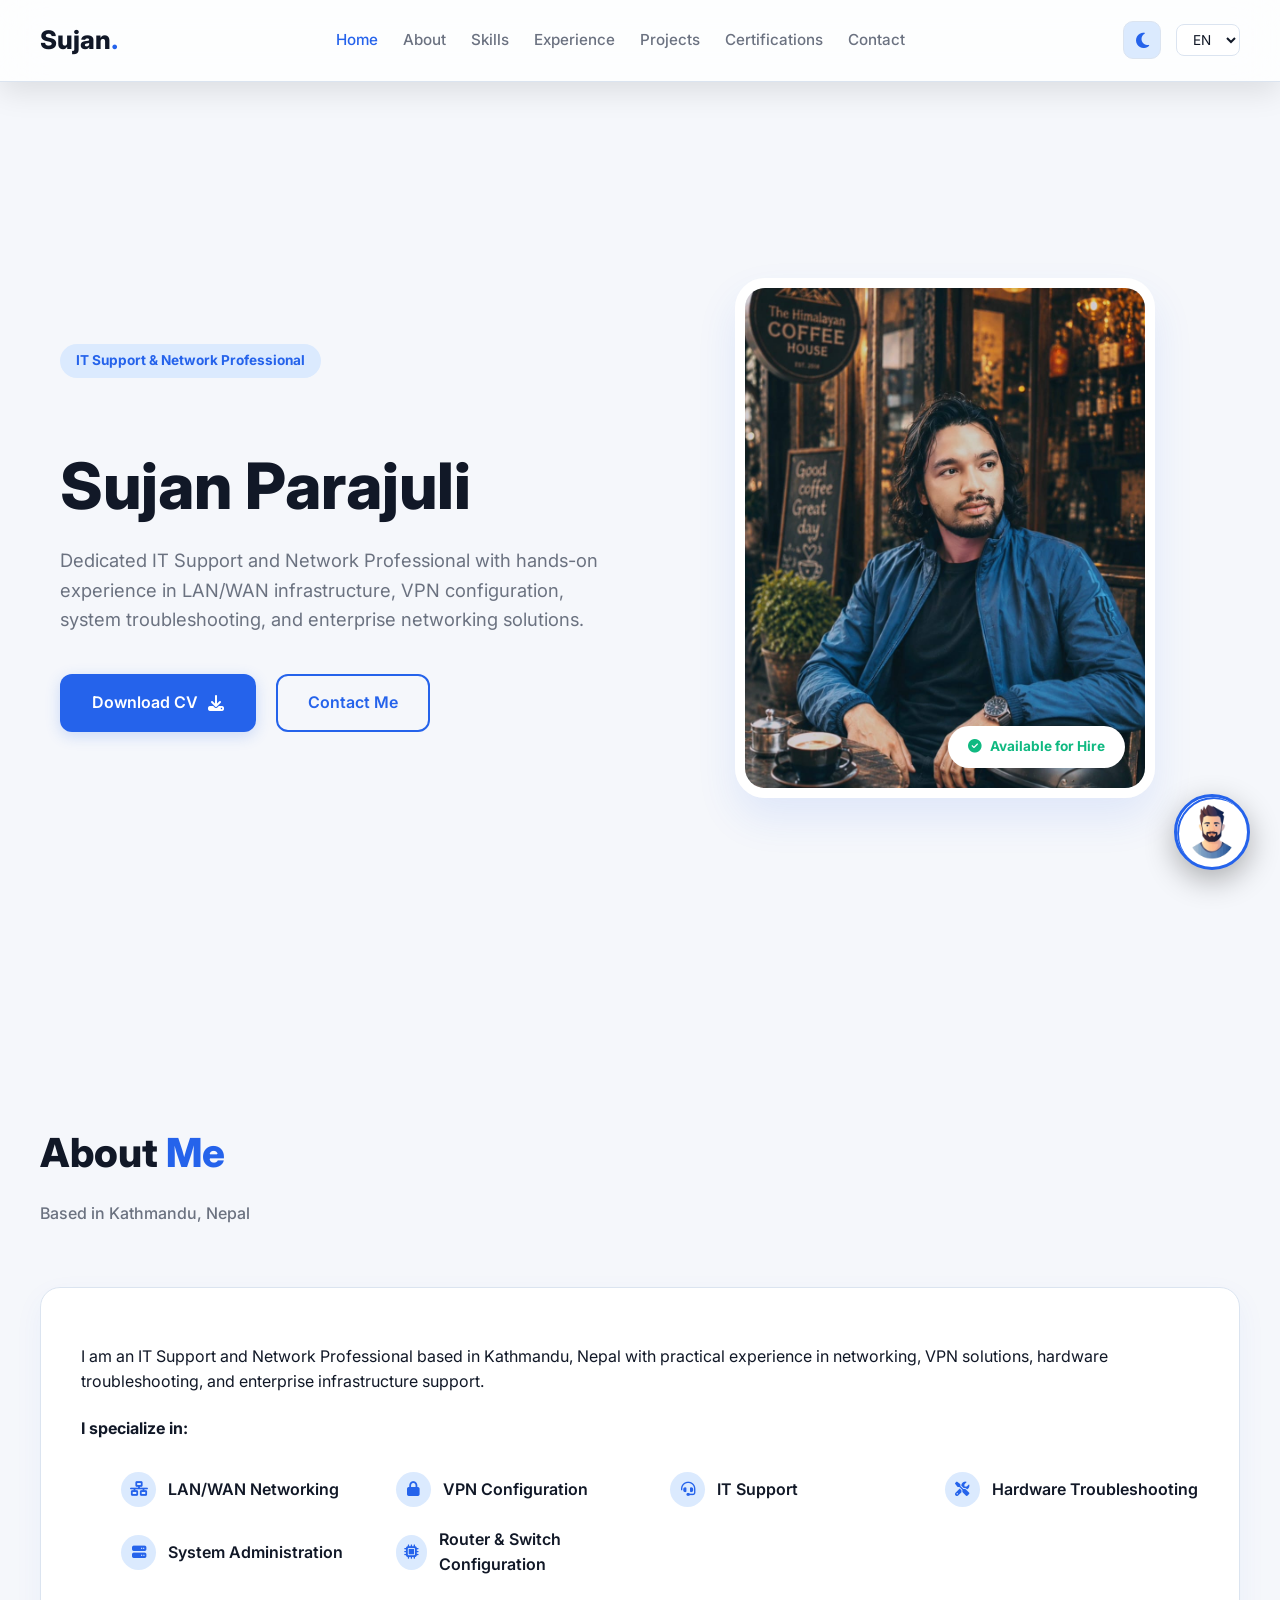
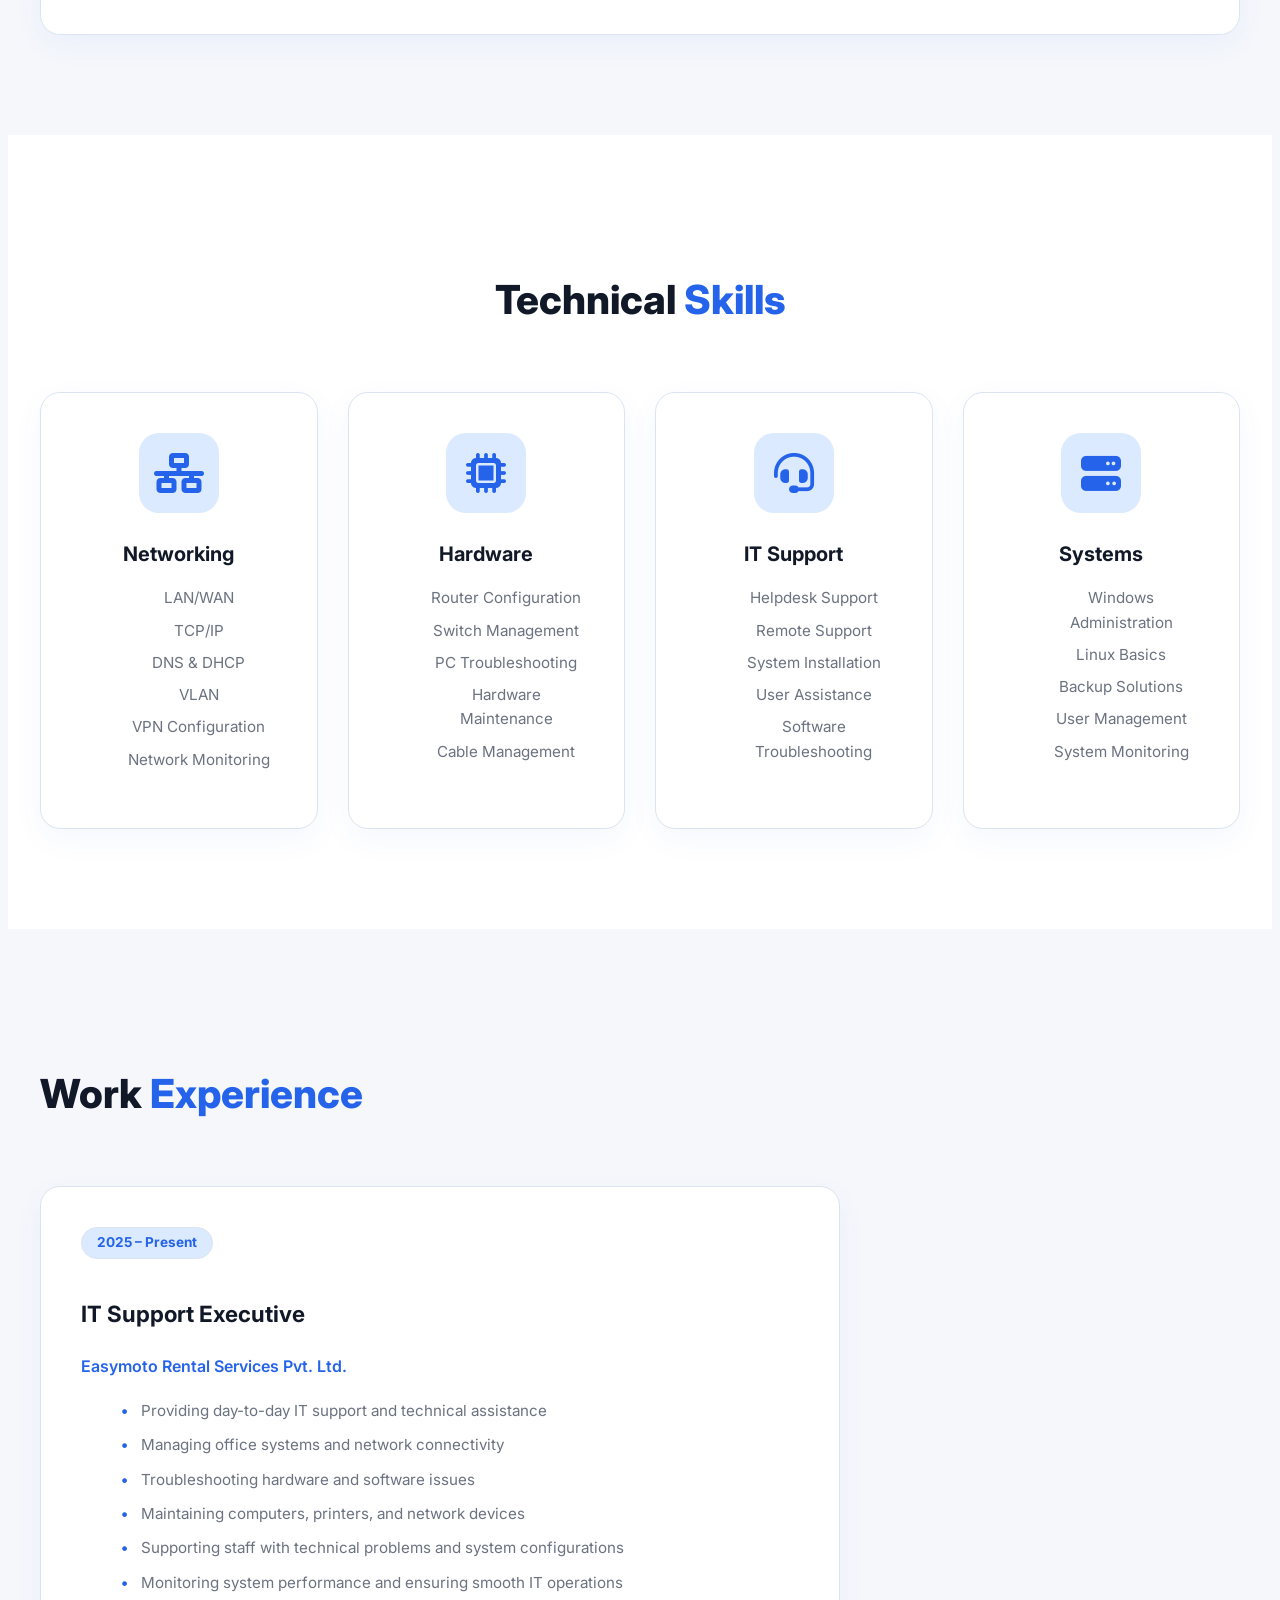
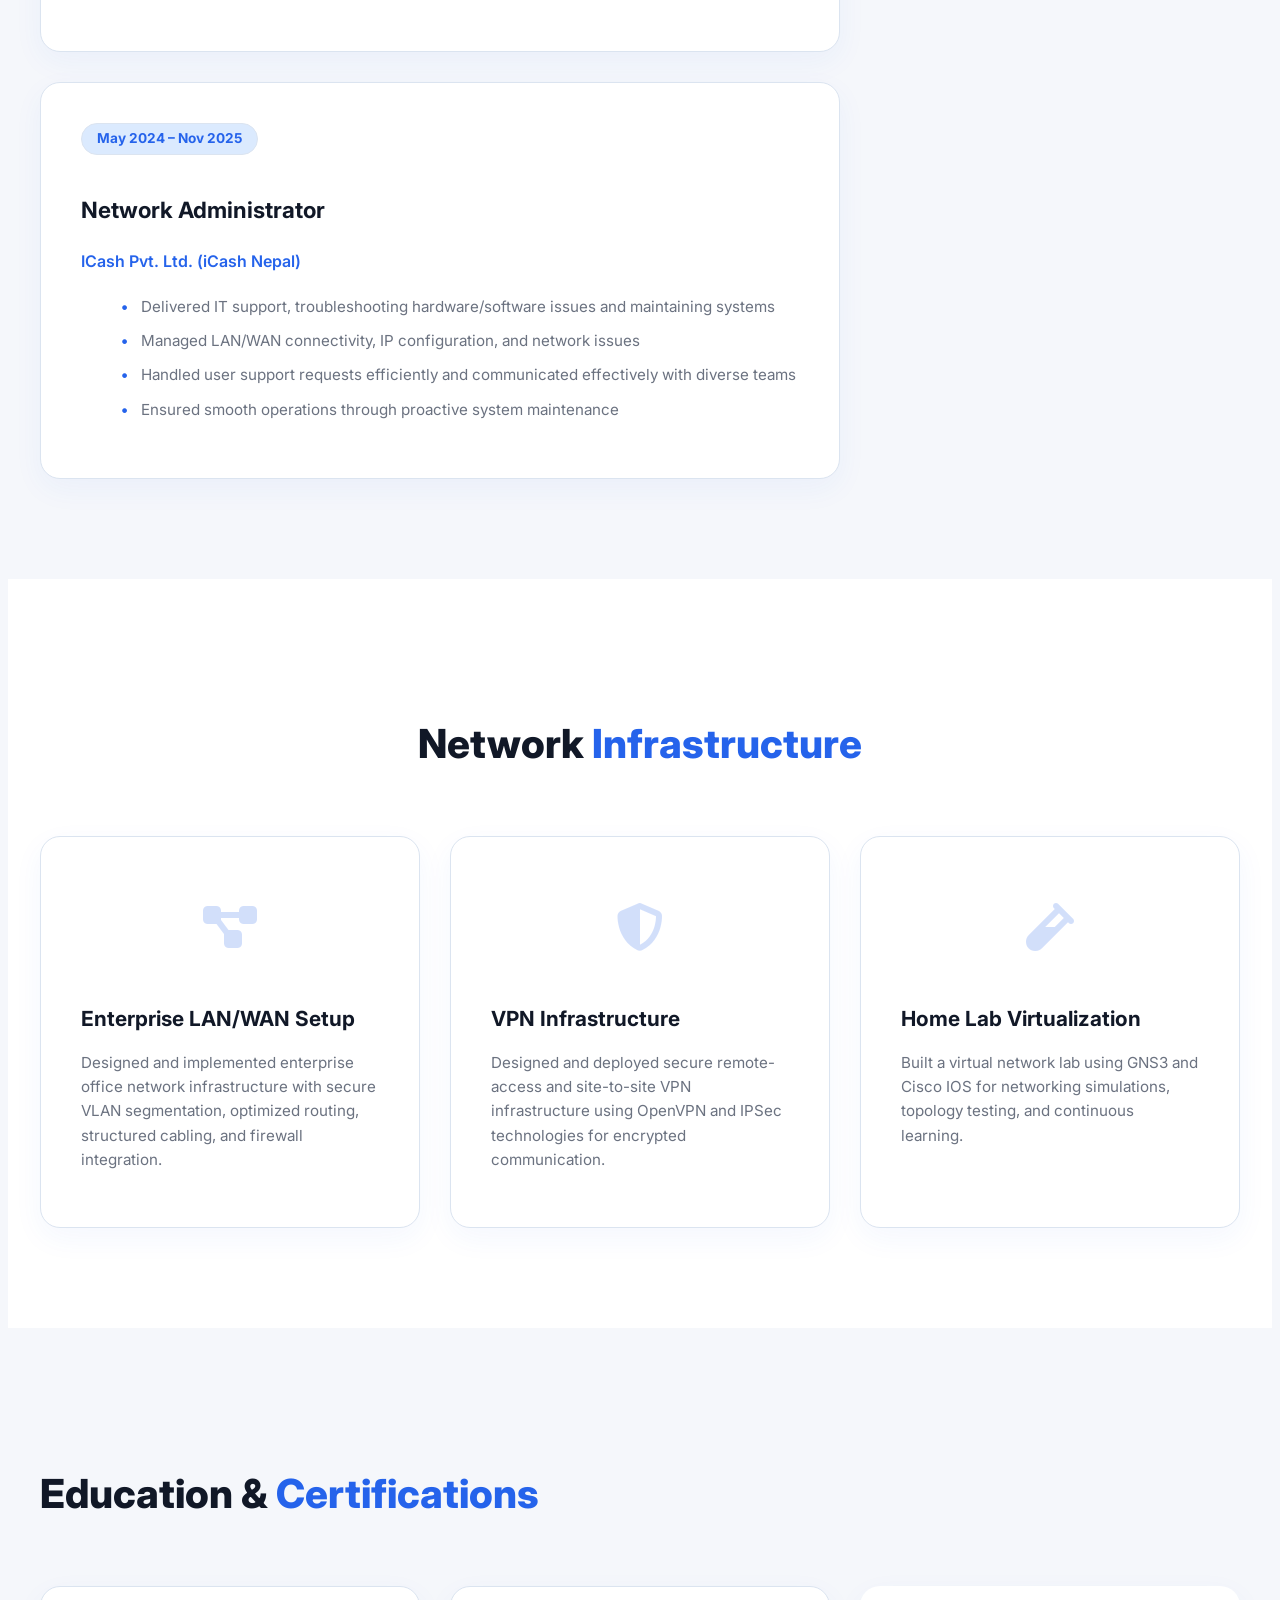
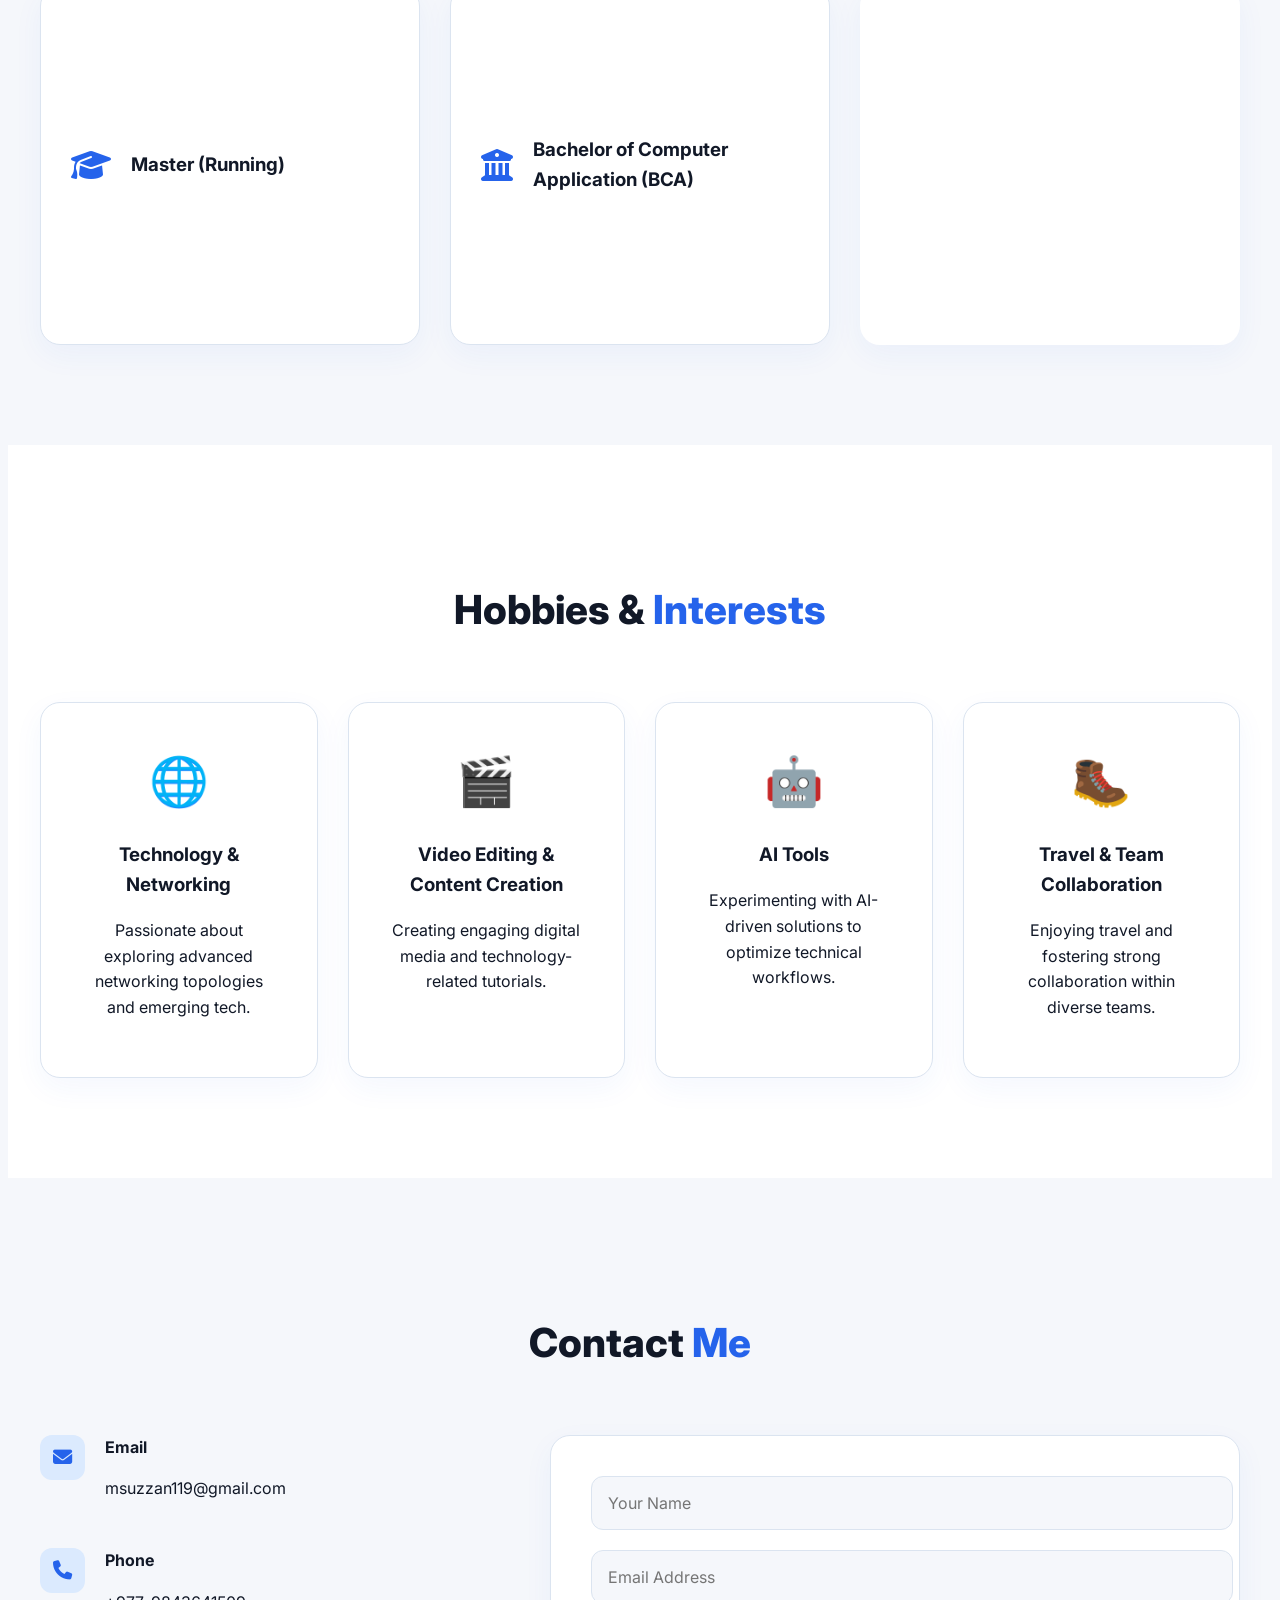
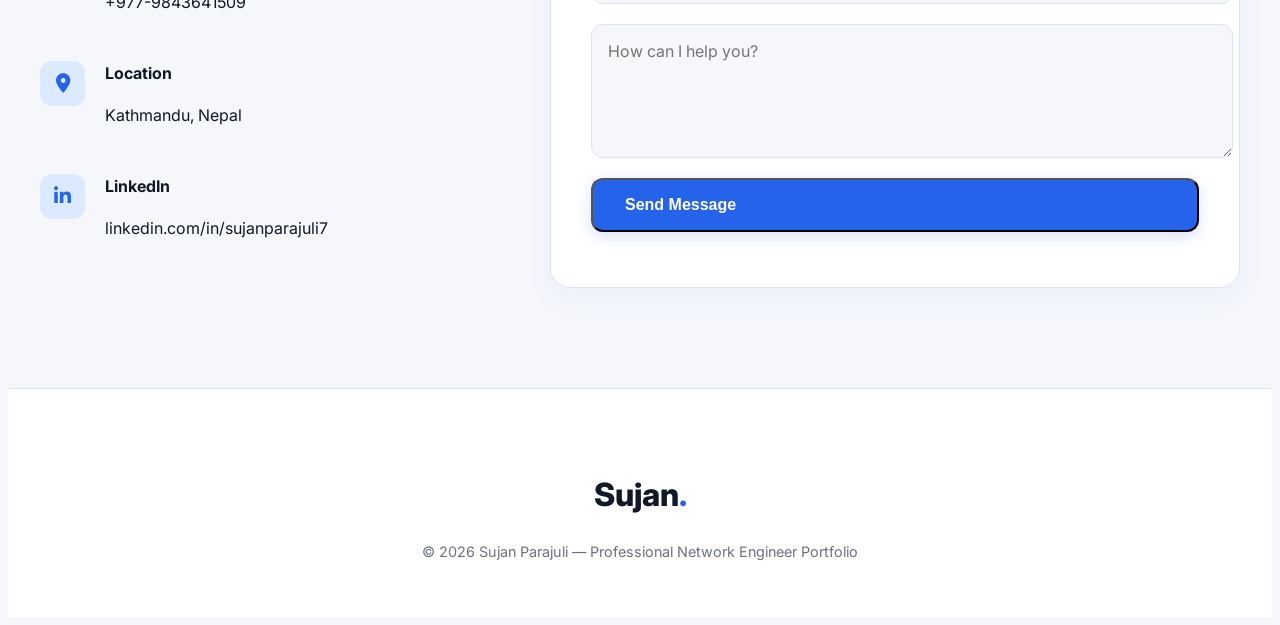
<file: index.html>
<!DOCTYPE html>
<html lang="en">
<head>
  <meta charset="UTF-8" />
  <meta name="viewport" content="width=device-width, initial-scale=1.0" />
  <title>Sujan Parajuli | IT Support & Network Professional</title>
  <meta name="description" content="Professional portfolio of Sujan Parajuli — IT Support & Network Professional based in Kathmandu, Nepal." />

  <!-- Fonts -->
  <link rel="preconnect" href="https://fonts.googleapis.com">
  <link rel="preconnect" href="https://fonts.gstatic.com" crossorigin>
  <link href="https://fonts.googleapis.com/css2?family=Inter:wght@300;400;500;600;700&display=swap" rel="stylesheet">

  <!-- Icons -->
  <link rel="stylesheet" href="https://cdnjs.cloudflare.com/ajax/libs/font-awesome/6.5.0/css/all.min.css" />

  <!-- CSS -->
  <link rel="stylesheet" href="css/style.css" />
</head>
<body>

  <!-- NAVBAR -->
  <header class="navbar" id="navbar">
    <div class="container nav-container">
      <a href="#" class="logo">Sujan<span>.</span></a>
      <nav class="nav-menu" id="nav-menu">
        <a href="#home" class="nav-link active">Home</a>
        <a href="#about" class="nav-link">About</a>
        <a href="#skills" class="nav-link">Skills</a>
        <a href="#experience" class="nav-link">Experience</a>
        <a href="#projects" class="nav-link">Projects</a>
        <a href="#certifications" class="nav-link">Certifications</a>
        <a href="#contact" class="nav-link">Contact</a>
      </nav>
      <div class="nav-right">
        <button id="theme-toggle" class="nav-theme-toggle" title="Toggle Theme">
          <i class="fas fa-moon"></i>
        </button>
        <select id="language-switcher" class="lang-switcher">
          <option value="en">EN</option>
          <option value="jp">JP</option>
          <option value="de">DE</option>
        </select>
        <div class="hamburger" id="hamburger">
          <span></span><span></span><span></span>
        </div>
      </div>
    </div>
  </header>

  <!-- HERO -->
  <section class="hero" id="home">
    <div class="container hero-grid">
      <div class="hero-content fade-up">
        <span class="hero-tag">IT Support & Network Professional</span>
        <h1 class="hero-title">Sujan Parajuli</h1>
        <p class="hero-description">Dedicated IT Support and Network Professional with hands-on experience in LAN/WAN infrastructure, VPN configuration, system troubleshooting, and enterprise networking solutions.</p>
        <div class="hero-buttons">
          <a href="#" class="btn-primary">Download CV <i class="fas fa-download"></i></a>
          <a href="#contact" class="btn-outline">Contact Me</a>
        </div>
      </div>
      <div class="hero-image fade-up">
        <div class="profile-card">
          <img src="image/Profile.jpeg" alt="Sujan Parajuli" class="profile-img" />
          <div class="floating-badge"><i class="fas fa-check-circle"></i> Available for Hire</div>
        </div>
      </div>
    </div>
  </section>

  <!-- ABOUT -->
  <section class="section" id="about">
    <div class="container">
      <div class="section-header">
        <h2 class="section-title">About <span>Me</span></h2>
        <p class="section-subtitle">Based in Kathmandu, Nepal</p>
      </div>
      <div class="about-grid">
        <div class="card glass">
          <p>I am an IT Support and Network Professional based in Kathmandu, Nepal with practical experience in networking, VPN solutions, hardware troubleshooting, and enterprise infrastructure support.</p>
          <div class="specialties">
            <h4>I specialize in:</h4>
            <ul class="spec-list">
              <li><i class="fas fa-network-wired"></i> LAN/WAN Networking</li>
              <li><i class="fas fa-lock"></i> VPN Configuration</li>
              <li><i class="fas fa-headset"></i> IT Support</li>
              <li><i class="fas fa-tools"></i> Hardware Troubleshooting</li>
              <li><i class="fas fa-server"></i> System Administration</li>
              <li><i class="fas fa-microchip"></i> Router & Switch Configuration</li>
            </ul>
          </div>
        </div>
      </div>
    </div>
  </section>

  <!-- SKILLS -->
  <section class="section bg-light" id="skills">
    <div class="container">
      <div class="section-header center">
        <h2 class="section-title">Technical <span>Skills</span></h2>
      </div>
      <div class="skills-grid">
        <div class="card skill-card">
          <div class="skill-icon"><i class="fas fa-network-wired"></i></div>
          <h3>Networking</h3>
          <ul>
            <li>LAN/WAN</li>
            <li>TCP/IP</li>
            <li>DNS & DHCP</li>
            <li>VLAN</li>
            <li>VPN Configuration</li>
            <li>Network Monitoring</li>
          </ul>
        </div>
        <div class="card skill-card">
          <div class="skill-icon"><i class="fas fa-microchip"></i></div>
          <h3>Hardware</h3>
          <ul>
            <li>Router Configuration</li>
            <li>Switch Management</li>
            <li>PC Troubleshooting</li>
            <li>Hardware Maintenance</li>
            <li>Cable Management</li>
          </ul>
        </div>
        <div class="card skill-card">
          <div class="skill-icon"><i class="fas fa-headset"></i></div>
          <h3>IT Support</h3>
          <ul>
            <li>Helpdesk Support</li>
            <li>Remote Support</li>
            <li>System Installation</li>
            <li>User Assistance</li>
            <li>Software Troubleshooting</li>
          </ul>
        </div>
        <div class="card skill-card">
          <div class="skill-icon"><i class="fas fa-server"></i></div>
          <h3>Systems</h3>
          <ul>
            <li>Windows Administration</li>
            <li>Linux Basics</li>
            <li>Backup Solutions</li>
            <li>User Management</li>
            <li>System Monitoring</li>
          </ul>
        </div>
      </div>
    </div>
  </section>

  <!-- EXPERIENCE -->
  <section class="section" id="experience">
    <div class="container">
      <div class="section-header">
        <h2 class="section-title">Work <span>Experience</span></h2>
      </div>
      <div class="timeline">
        <div class="card timeline-item" style="margin-bottom: 30px;">
          <div class="timeline-date">2025 – Present</div>
          <h3>IT Support Executive</h3>
          <h4 class="company">Easymoto Rental Services Pvt. Ltd.</h4>
          <ul class="resp-list">
            <li>Providing day-to-day IT support and technical assistance</li>
            <li>Managing office systems and network connectivity</li>
            <li>Troubleshooting hardware and software issues</li>
            <li>Maintaining computers, printers, and network devices</li>
            <li>Supporting staff with technical problems and system configurations</li>
            <li>Monitoring system performance and ensuring smooth IT operations</li>
          </ul>
        </div>
        <div class="card timeline-item">
          <div class="timeline-date">May 2024 – Nov 2025</div>
          <h3>Network Administrator</h3>
          <h4 class="company">ICash Pvt. Ltd. (iCash Nepal)</h4>
          <ul class="resp-list">
            <li>Delivered IT support, troubleshooting hardware/software issues and maintaining systems</li>
            <li>Managed LAN/WAN connectivity, IP configuration, and network issues</li>
            <li>Handled user support requests efficiently and communicated effectively with diverse teams</li>
            <li>Ensured smooth operations through proactive system maintenance</li>
          </ul>
        </div>
      </div>
    </div>
  </section>

  <!-- PROJECTS / INFRASTRUCTURE -->
  <section class="section bg-light" id="projects">
    <div class="container">
      <div class="section-header center">
        <h2 class="section-title">Network <span>Infrastructure</span></h2>
      </div>
      <div class="projects-grid">
        <div class="card project-card">
          <div class="project-img"><i class="fas fa-project-diagram"></i></div>
          <h3>Enterprise LAN/WAN Setup</h3>
          <p>Designed and implemented enterprise office network infrastructure with secure VLAN segmentation, optimized routing, structured cabling, and firewall integration.</p>
        </div>
        <div class="card project-card">
          <div class="project-img"><i class="fas fa-shield-alt"></i></div>
          <h3>VPN Infrastructure</h3>
          <p>Designed and deployed secure remote-access and site-to-site VPN infrastructure using OpenVPN and IPSec technologies for encrypted communication.</p>
        </div>
        <div class="card project-card">
          <div class="project-img"><i class="fas fa-vial"></i></div>
          <h3>Home Lab Virtualization</h3>
          <p>Built a virtual network lab using GNS3 and Cisco IOS for networking simulations, topology testing, and continuous learning.</p>
        </div>
      </div>
    </div>
  </section>

  <!-- CERTIFICATIONS -->
  <section class="section" id="certifications">
    <div class="container">
      <div class="section-header">
        <h2 class="section-title">Education & <span>Certifications</span></h2>
      </div>
      <div class="cert-grid">
        <div class="card cert-card">
          <i class="fas fa-graduation-cap"></i>
          <h3>Master (Running)</h3>
        </div>
        <div class="card cert-card">
          <i class="fas fa-university"></i>
          <h3>Bachelor of Computer Application (BCA)</h3>
        </div>
        <div class="card cert-card primary-cert">
          <i class="fas fa-certificate"></i>
          <div>
            <h3>Network & VPN Engineer Certification</h3>
            <p class="cert-meta">NETWORK WORLD Inc | Issued Apr 2026</p>
            <p class="cert-id">Credential ID #40085</p>
            <p class="cert-desc">Completed 315 hours of training in Network & VPN Engineering, covering networking fundamentals, VPN configuration, and cybersecurity concepts.</p>
          </div>
        </div>
      </div>
    </div>
  </section>

  <!-- HOBBIES -->
  <section class="section bg-light" id="hobbies">
    <div class="container">
      <div class="section-header center">
        <h2 class="section-title">Hobbies & <span>Interests</span></h2>
      </div>
      <div class="hobbies-grid">
        <div class="card hobby-card">
          <div class="hobby-icon">🌐</div>
          <h3>Technology & Networking</h3>
          <p>Passionate about exploring advanced networking topologies and emerging tech.</p>
        </div>
        <div class="card hobby-card">
          <div class="hobby-icon">🎬</div>
          <h3>Video Editing & Content Creation</h3>
          <p>Creating engaging digital media and technology-related tutorials.</p>
        </div>
        <div class="card hobby-card">
          <div class="hobby-icon">🤖</div>
          <h3>AI Tools</h3>
          <p>Experimenting with AI-driven solutions to optimize technical workflows.</p>
        </div>
        <div class="card hobby-card">
          <div class="hobby-icon">🥾</div>
          <h3>Travel & Team Collaboration</h3>
          <p>Enjoying travel and fostering strong collaboration within diverse teams.</p>
        </div>
      </div>
    </div>
  </section>

  <!-- CONTACT -->
  <section class="section" id="contact">
    <div class="container">
      <div class="section-header center">
        <h2 class="section-title">Contact <span>Me</span></h2>
      </div>
      <div class="contact-grid">
        <div class="contact-info">
          <div class="contact-item">
            <i class="fas fa-envelope"></i>
            <div>
              <strong>Email</strong>
              <p>msuzzan119@gmail.com</p>
            </div>
          </div>
          <div class="contact-item">
            <i class="fas fa-phone"></i>
            <div>
              <strong>Phone</strong>
              <p>+977-9843641509</p>
            </div>
          </div>
          <div class="contact-item">
            <i class="fas fa-location-dot"></i>
            <div>
              <strong>Location</strong>
              <p>Kathmandu, Nepal</p>
            </div>
          </div>
          <div class="contact-item">
            <i class="fab fa-linkedin-in"></i>
            <div>
              <strong>LinkedIn</strong>
              <p>linkedin.com/in/sujanparajuli7</p>
            </div>
          </div>
        </div>
        <form class="card contact-form">
          <input type="text" placeholder="Your Name" required />
          <input type="email" placeholder="Email Address" required />
          <textarea rows="5" placeholder="How can I help you?" required></textarea>
          <button type="submit" class="btn-primary">Send Message</button>
        </form>
      </div>
    </div>
  </section>

  <!-- FOOTER -->
  <footer class="footer">
    <div class="container">
      <div class="logo">Sujan<span>.</span></div>
      <p>© 2026 Sujan Parajuli — Professional Network Engineer Portfolio</p>
    </div>
  </footer>

  <!-- BACK TO TOP BUTTON -->
  <button id="back-to-top" class="back-to-top"><i class="fas fa-arrow-up"></i></button>

  <!-- PREMIUM HUMAN AI CHATBOT -->
  <div class="ai-assistant-wrapper">
    <!-- Chat Bubble -->
    <div id="chat-bubble" class="chat-bubble">
      <img src="image/AI.png" alt="Sujan AI Assistant">
      <div class="bubble-ping"></div>
    </div>

    <!-- Chat Window -->
    <div id="chat-window" class="chat-window">
      <div class="chat-header-new">
        <div class="status-new">
          <span class="dot-new"></span>
          Sujan AI Assistant
        </div>
        <span id="close-chat" class="close-new">✖</span>
      </div>

      <div class="chat-container-new">
        <div class="chat-body-new" id="chat-body">
          <div class="bot-message">👋 Hi! I’m Sujan's AI assistant. How can I help you today?</div>
        </div>
        <div class="typing-indicator" id="typing-indicator">
          <span></span><span></span><span></span>
        </div>
        <div class="chat-input-new">
          <input type="text" placeholder="Ask me anything..." id="user-input" />
          <button id="send-btn"><i class="fas fa-paper-plane"></i></button>
        </div>
      </div>
    </div>
  </div>

  <script src="js/main.js"></script>
</body>
</html>
</file>
<file: css/style.css>
/* ===== PROFESSIONAL WHITE THEME ===== */
:root {
  --bg: #f5f7fb;
  --white: #ffffff;
  --primary: #2563eb;
  --secondary: #1e40af;
  --accent: #dbeafe;
  --text: #111827;
  --muted: #6b7280;
  --border: #dbe4f0;
  --card: #ffffff;
  --radius: 20px;
  --shadow: 0 10px 30px rgba(37, 99, 235, 0.05);
  --shadow-lg: 0 20px 40px rgba(37, 99, 235, 0.1);
  --transition: 0.3s cubic-bezier(0.4, 0, 0.2, 1);
  --font: 'Inter', sans-serif;
}

/* Dark Theme Variables */
body.dark {
  --bg: #05010a;
  --white: #0a0612;
  --card: #0d0714;
  --text: #ffffff;
  --muted: #a8a8b3;
  --border: #7a00ff33;
  --accent: #1e1b2e;
  --shadow: 0 10px 30px rgba(0, 0, 0, 0.3);
  --shadow-lg: 0 20px 40px rgba(0, 0, 0, 0.5);
}

body {
  font-family: var(--font);
  background-color: var(--bg);
  color: var(--text);
  line-height: 1.6;
  overflow-x: hidden;
  transition: background 0.6s ease, color 0.6s ease;
}

.container {
  max-width: 1200px;
  margin: 0 auto;
  padding: 0 24px;
}

.section {
  padding: 100px 0;
}

.bg-light {
  background-color: var(--white);
}

a {
  text-decoration: none;
  color: inherit;
}

ul {
  list-style: none;
}

img {
  max-width: 100%;
  display: block;
}

/* ===== NAVBAR ===== */
.navbar {
  position: fixed;
  top: 0;
  left: 0;
  width: 100%;
  z-index: 1000;
  padding: 20px 0;
  background: rgba(255, 255, 255, 0.8);
  backdrop-filter: blur(20px);
  border-bottom: 1px solid var(--border);
  box-shadow: 0 10px 30px rgba(0,0,0,0.1);
  transition: all 0.3s ease;
}

body.dark .navbar {
  background: rgba(10, 6, 18, 0.8);
  box-shadow: 0 10px 30px rgba(0,0,0,0.4);
}

.navbar.scrolled {
  padding: 12px 0;
  box-shadow: 0 10px 30px rgba(0,0,0,0.2);
}

.nav-container {
  display: flex;
  justify-content: space-between;
  align-items: center;
}

.logo {
  font-size: 1.6rem;
  font-weight: 800;
  color: var(--text);
}

.logo span {
  color: var(--primary);
}

.nav-menu {
  display: flex;
  gap: 25px;
}

.nav-link {
  font-size: 0.95rem;
  font-weight: 500;
  color: var(--muted);
  transition: var(--transition);
}

.nav-link:hover, .nav-link.active {
  color: var(--primary);
}

.nav-right {
  display: flex;
  align-items: center;
  gap: 15px;
}

.lang-switcher {
  border: 1px solid var(--border);
  padding: 6px 12px;
  border-radius: 8px;
  background: var(--white);
  font-family: var(--font);
  font-size: 0.85rem;
  color: var(--text);
  cursor: pointer;
}

.hamburger {
  display: none;
  flex-direction: column;
  gap: 5px;
  cursor: pointer;
}

.hamburger span {
  width: 25px;
  height: 2px;
  background: var(--text);
  border-radius: 2px;
  transition: var(--transition);
}

/* ===== HERO SECTION ===== */
.hero {
  min-height: 100vh;
  display: flex;
  align-items: center;
  padding-top: 80px;
}

.hero-grid {
  display: grid;
  grid-template-columns: 1fr 1fr;
  align-items: center;
  gap: 60px;
}

.hero-tag {
  display: inline-block;
  background: var(--accent);
  color: var(--primary);
  padding: 6px 16px;
  border-radius: 30px;
  font-size: 0.85rem;
  font-weight: 700;
  margin-bottom: 20px;
}

.hero-title {
  font-size: clamp(2.5rem, 6vw, 4rem);
  font-weight: 800;
  line-height: 1.1;
  color: var(--text);
  margin-bottom: 25px;
}

.hero-description {
  font-size: 1.15rem;
  color: var(--muted);
  margin-bottom: 40px;
  max-width: 550px;
}

.hero-buttons {
  display: flex;
  gap: 20px;
}

.btn-primary {
  background-color: var(--primary);
  color: var(--white);
  padding: 16px 32px;
  border-radius: 12px;
  font-weight: 600;
  font-size: 1rem;
  display: inline-flex;
  align-items: center;
  gap: 10px;
  transition: var(--transition);
  box-shadow: 0 4px 15px rgba(37, 99, 235, 0.2);
}

.btn-primary:hover {
  background-color: var(--secondary);
  transform: translateY(-3px);
  box-shadow: 0 8px 25px rgba(37, 99, 235, 0.3);
}

.btn-outline {
  border: 2px solid var(--primary);
  color: var(--primary);
  padding: 14px 30px;
  border-radius: 12px;
  font-weight: 600;
  font-size: 1rem;
  transition: var(--transition);
}

.btn-outline:hover {
  background-color: var(--primary);
  color: var(--white);
  transform: translateY(-3px);
}

.hero-image {
  display: flex;
  justify-content: center;
  align-items: center;
}

.profile-card {
  position: relative;
  border-radius: 30px;
  overflow: hidden;
  box-shadow: var(--shadow-lg);
  border: 10px solid var(--white);
}

.profile-img {
  width: 400px;
  height: 500px;
  object-fit: cover;
  transition: var(--transition);
}

.profile-card:hover .profile-img {
  transform: scale(1.05);
}

.floating-badge {
  position: absolute;
  bottom: 20px;
  right: 20px;
  background: var(--white);
  padding: 10px 20px;
  border-radius: 50px;
  font-weight: 700;
  font-size: 0.85rem;
  color: #10b981;
  display: flex;
  align-items: center;
  gap: 8px;
  box-shadow: 0 10px 25px rgba(0,0,0,0.1);
}

/* ===== CARDS & GLASSMORPHISM ===== */
.card {
  background: var(--white);
  border: 1px solid var(--border);
  border-radius: var(--radius);
  padding: 40px;
  box-shadow: var(--shadow);
  transition: var(--transition);
}

.card:hover {
  transform: translateY(-10px);
  box-shadow: var(--shadow-lg);
  border-color: var(--primary);
}

.glass {
  background: rgba(255, 255, 255, 0.6);
  backdrop-filter: blur(16px);
}

/* ===== SECTION HEADERS ===== */
.section-header {
  margin-bottom: 60px;
}

.section-header.center {
  text-align: center;
}

.section-title {
  font-size: 2.5rem;
  font-weight: 800;
  color: var(--text);
  margin-bottom: 10px;
}

.section-title span {
  color: var(--primary);
}

.section-subtitle {
  color: var(--muted);
  font-weight: 500;
}

/* ===== ABOUT SECTION ===== */
.spec-list {
  display: grid;
  grid-template-columns: repeat(auto-fit, minmax(200px, 1fr));
  gap: 20px;
  margin-top: 30px;
}

.spec-list li {
  display: flex;
  align-items: center;
  gap: 12px;
  font-weight: 600;
  color: var(--text);
}

.spec-list i {
  color: var(--primary);
  background: var(--accent);
  width: 35px;
  height: 35px;
  border-radius: 50%;
  display: flex;
  align-items: center;
  justify-content: center;
  font-size: 0.9rem;
}

/* ===== SKILLS GRID ===== */
.skills-grid {
  display: grid;
  grid-template-columns: repeat(auto-fit, minmax(250px, 1fr));
  gap: 30px;
}

.skill-card {
  text-align: center;
}

.skill-icon {
  font-size: 2.5rem;
  color: var(--primary);
  margin-bottom: 25px;
  background: var(--accent);
  width: 80px;
  height: 80px;
  border-radius: 20px;
  display: flex;
  align-items: center;
  justify-content: center;
  margin: 0 auto 25px;
}

.skill-card h3 {
  font-size: 1.25rem;
  margin-bottom: 15px;
  color: var(--text);
}

.skill-card ul li {
  color: var(--muted);
  font-size: 0.95rem;
  margin-bottom: 8px;
}

/* ===== EXPERIENCE TIMELINE ===== */
.timeline {
  position: relative;
  max-width: 800px;
}

.timeline-item {
  position: relative;
  padding: 40px;
}

.timeline-date {
  display: inline-block;
  background: var(--accent);
  color: var(--primary);
  padding: 4px 15px;
  border-radius: 50px;
  font-weight: 700;
  font-size: 0.85rem;
  margin-bottom: 15px;
  border: 1px solid var(--border);
}

body.dark .timeline-date {
  background: var(--primary);
  color: #ffffff;
}

.timeline-item h3 {
  font-size: 1.4rem;
  margin-bottom: 5px;
}

.company {
  color: var(--primary);
  font-weight: 600;
  margin-bottom: 20px;
}

.resp-list li {
  position: relative;
  padding-left: 20px;
  color: var(--muted);
  margin-bottom: 10px;
  font-size: 0.95rem;
}

.resp-list li::before {
  content: '•';
  position: absolute;
  left: 0;
  color: var(--primary);
  font-weight: bold;
}

/* ===== PROJECTS GRID ===== */
.projects-grid {
  display: grid;
  grid-template-columns: repeat(auto-fit, minmax(300px, 1fr));
  gap: 30px;
}

.project-img {
  height: 100px;
  display: flex;
  align-items: center;
  justify-content: center;
  font-size: 3rem;
  color: var(--primary);
  margin-bottom: 25px;
  opacity: 0.2;
}

.project-card h3 {
  font-size: 1.3rem;
  margin-bottom: 15px;
}

.project-card p {
  color: var(--muted);
  font-size: 0.95rem;
}

/* ===== CERTIFICATIONS ===== */
.cert-grid {
  display: grid;
  grid-template-columns: repeat(auto-fit, minmax(300px, 1fr));
  gap: 30px;
}

.cert-card {
  display: flex;
  align-items: center;
  gap: 20px;
  padding: 30px;
}

.cert-card i {
  font-size: 2rem;
  color: var(--primary);
}

.primary-cert {
  background: linear-gradient(135deg, var(--primary), var(--secondary));
  color: #ffffff;
  border: none;
}

.primary-cert i, .primary-cert h3, .primary-cert p, .primary-cert .cert-meta, .primary-cert .cert-id, .primary-cert .cert-desc {
  color: #ffffff !important;
}

.cert-meta {
  font-weight: 600;
  font-size: 0.9rem;
  margin-bottom: 5px;
}

.cert-id {
  font-family: monospace;
  font-size: 0.8rem;
  opacity: 0.9;
  margin-bottom: 10px;
}

.cert-desc {
  font-size: 0.85rem;
  line-height: 1.4;
  opacity: 0.9;
}

/* ===== HOBBIES ===== */
.hobbies-grid {
  display: grid;
  grid-template-columns: repeat(auto-fit, minmax(250px, 1fr));
  gap: 30px;
}

.hobby-card {
  text-align: center;
}

.hobby-icon {
  font-size: 3rem;
  margin-bottom: 20px;
}

/* ===== CONTACT SECTION ===== */
.contact-grid {
  display: grid;
  grid-template-columns: 1fr 1.5fr;
  gap: 50px;
}

.contact-item {
  display: flex;
  align-items: flex-start;
  gap: 20px;
  margin-bottom: 30px;
}

.contact-item i {
  color: var(--primary);
  font-size: 1.2rem;
  background: var(--accent);
  width: 45px;
  height: 45px;
  border-radius: 12px;
  display: flex;
  align-items: center;
  justify-content: center;
}

.contact-form {
  display: flex;
  flex-direction: column;
  gap: 20px;
}

.contact-form input, .contact-form textarea {
  width: 100%;
  padding: 16px;
  border: 1px solid var(--border);
  border-radius: 12px;
  background: var(--bg);
  font-family: var(--font);
  font-size: 1rem;
  outline: none;
  transition: var(--transition);
}

.contact-form input:focus, .contact-form textarea:focus {
  border-color: var(--primary);
  background: var(--white);
}

/* ===== FOOTER ===== */
.footer {
  background: var(--white);
  padding: 80px 0 40px;
  text-align: center;
  border-top: 1px solid var(--border);
}

.footer .logo {
  font-size: 2rem;
  margin-bottom: 20px;
}

.footer p {
  color: var(--muted);
  font-size: 0.9rem;
}

/* ===== THEME TOGGLE (NAVBAR) ===== */
.nav-theme-toggle {
  background: var(--accent);
  border: 1px solid var(--border);
  color: var(--primary);
  width: 38px;
  height: 38px;
  border-radius: 10px;
  cursor: pointer;
  display: flex;
  align-items: center;
  justify-content: center;
  font-size: 1.1rem;
  transition: var(--transition);
}

.nav-theme-toggle:hover {
  background: var(--primary);
  color: var(--white);
  transform: translateY(-2px);
}

body.dark .nav-theme-toggle i {
  color: #ffbd2e; /* Golden sun color for dark mode */
}

/* Update Card background to use variable */
.card, .glass {
  background: var(--card);
  transition: all 0.6s ease, transform 0.3s ease;
}

/* ===== BACK TO TOP BUTTON ===== */
.back-to-top {
  position: fixed;
  bottom: 110px;
  right: 35px;
  width: 50px;
  height: 50px;
  background: var(--white);
  color: var(--primary);
  border: 1px solid var(--border);
  border-radius: 50%;
  display: flex;
  align-items: center;
  justify-content: center;
  font-size: 1.2rem;
  cursor: pointer;
  box-shadow: var(--shadow);
  z-index: 1500;
  opacity: 0;
  visibility: hidden;
  transition: all 0.4s ease;
}

.back-to-top.show {
  opacity: 1;
  visibility: visible;
  bottom: 115px;
}

.back-to-top:hover {
  background: var(--primary);
  color: var(--white);
  transform: translateY(-5px);
  box-shadow: var(--shadow-lg);
}

/* ===== PREMIUM HUMAN AI CHATBOT ===== */
.ai-assistant-wrapper {
  position: fixed;
  right: 30px;
  bottom: 30px;
  z-index: 2000;
  display: flex;
  flex-direction: column;
  align-items: flex-end;
}

.chat-bubble {
  width: 70px;
  height: 70px;
  border-radius: 50%;
  overflow: hidden;
  cursor: pointer;
  box-shadow: 0 10px 30px rgba(0,0,0,0.3);
  border: 3px solid var(--primary);
  transition: var(--transition);
  position: relative;
  background: var(--white);
  animation: breathe 3s ease-in-out infinite;
}

.chat-bubble:hover {
  transform: scale(1.1);
  box-shadow: 0 15px 40px rgba(37, 99, 235, 0.4);
}

.chat-bubble img {
  width: 100%;
  height: 100%;
  object-fit: cover;
}

.bubble-ping {
  position: absolute;
  top: 0;
  left: 0;
  width: 100%;
  height: 100%;
  border-radius: 50%;
  border: 2px solid var(--primary);
  animation: ping 2s cubic-bezier(0, 0, 0.2, 1) infinite;
}

@keyframes ping {
  75%, 100% { transform: scale(1.5); opacity: 0; }
}

@keyframes breathe {
  0%, 100% { box-shadow: 0 0 0 0 rgba(37, 99, 235, 0.4); }
  50% { box-shadow: 0 0 20px 5px rgba(37, 99, 235, 0.2); }
}

.chat-window {
  position: absolute;
  bottom: 90px;
  right: 0;
  width: 320px;
  height: 450px;
  background: rgba(255, 255, 255, 0.85);
  backdrop-filter: blur(20px);
  border-radius: 20px;
  border: 1px solid rgba(255, 255, 255, 0.4);
  display: none;
  flex-direction: column;
  overflow: hidden;
  box-shadow: 0 20px 50px rgba(0,0,0,0.2);
  transform-origin: bottom right;
  transition: all 0.4s cubic-bezier(0.175, 0.885, 0.32, 1.275);
}

.chat-window.active {
  display: flex;
  animation: pop-up 0.4s cubic-bezier(0.175, 0.885, 0.32, 1.275);
}

@keyframes pop-up {
  0% { transform: scale(0.5) translateY(50px); opacity: 0; }
  100% { transform: scale(1) translateY(0); opacity: 1; }
}

.chat-header-new {
  padding: 15px 20px;
  display: flex;
  justify-content: space-between;
  align-items: center;
  background: rgba(37, 99, 235, 0.9);
  color: white;
}

.status-new {
  display: flex;
  align-items: center;
  gap: 10px;
  font-weight: 700;
  font-size: 0.9rem;
}

.dot-new {
  width: 10px;
  height: 10px;
  background: #00ff88;
  border-radius: 50%;
  box-shadow: 0 0 10px #00ff88;
}

.close-new {
  cursor: pointer;
  font-size: 1.2rem;
  opacity: 0.8;
  transition: 0.3s;
}

.close-new:hover { opacity: 1; }

.chat-container-new {
  flex: 1;
  display: flex;
  flex-direction: column;
  background: rgba(245, 247, 251, 0.5);
  min-height: 0;
}

.chat-body-new {
  flex: 1;
  padding: 20px;
  overflow-y: auto;
  display: flex;
  flex-direction: column;
  gap: 12px;
  min-height: 0;
}

.typing-indicator {
  padding: 10px 20px;
  display: none;
  gap: 5px;
}

.typing-indicator span {
  width: 8px;
  height: 8px;
  background: var(--primary);
  border-radius: 50%;
  animation: typing-blink 1.4s infinite both;
}

.typing-indicator span:nth-child(2) { animation-delay: 0.2s; }
.typing-indicator span:nth-child(3) { animation-delay: 0.4s; }

@keyframes typing-blink {
  0%, 80%, 100% { transform: scale(0); }
  40% { transform: scale(1); }
}

.chat-input-new {
  padding: 15px;
  border-top: 1px solid var(--border);
  display: flex;
  gap: 10px;
  background: var(--white);
}

.chat-input-new input {
  flex: 1;
  border: 1px solid var(--border);
  padding: 12px 15px;
  border-radius: 12px;
  outline: none;
  font-family: var(--font);
}

.chat-input-new button {
  background: var(--primary);
  color: white;
  border: none;
  width: 45px;
  height: 45px;
  border-radius: 12px;
  cursor: pointer;
  transition: 0.3s;
}

.chat-input-new button:hover { transform: scale(1.05); background: var(--secondary); }

.chat-body {
  flex: 1;
  padding: 20px;
  overflow-y: auto;
  display: flex;
  flex-direction: column;
  gap: 12px;
}

.bot-message, .user-message {
  padding: 10px 15px;
  border-radius: 15px;
  font-size: 0.88rem;
  max-width: 85%;
}

.bot-message {
  background: var(--accent);
  color: var(--secondary);
  align-self: flex-start;
  border-bottom-left-radius: 4px;
}

.user-message {
  background: var(--primary);
  color: var(--white);
  align-self: flex-end;
  border-bottom-right-radius: 4px;
}

.chat-input {
  padding: 15px;
  border-top: 1px solid var(--border);
  display: flex;
  gap: 10px;
}

.chat-input input {
  flex: 1;
  padding: 10px 15px;
  border: 1px solid var(--border);
  border-radius: 10px;
  outline: none;
}

.chat-input button {
  background: var(--primary);
  border: none;
  width: 40px;
  height: 40px;
  border-radius: 10px;
  color: white;
  cursor: pointer;
}

/* ===== RESPONSIVE ===== */
@media (max-width: 992px) {
  .hero-grid { grid-template-columns: 1fr; text-align: center; }
  .hero-image { order: -1; margin-bottom: 50px; }
  .hero-buttons { justify-content: center; }
  .profile-img { width: 320px; height: 400px; }
  .contact-grid { grid-template-columns: 1fr; }
}

@media (max-width: 768px) {
  .nav-menu { display: none; }
  .section-title { font-size: 2rem; }
  .ai-chatbot { width: 300px; right: 20px; bottom: 20px; }
}
</file>
